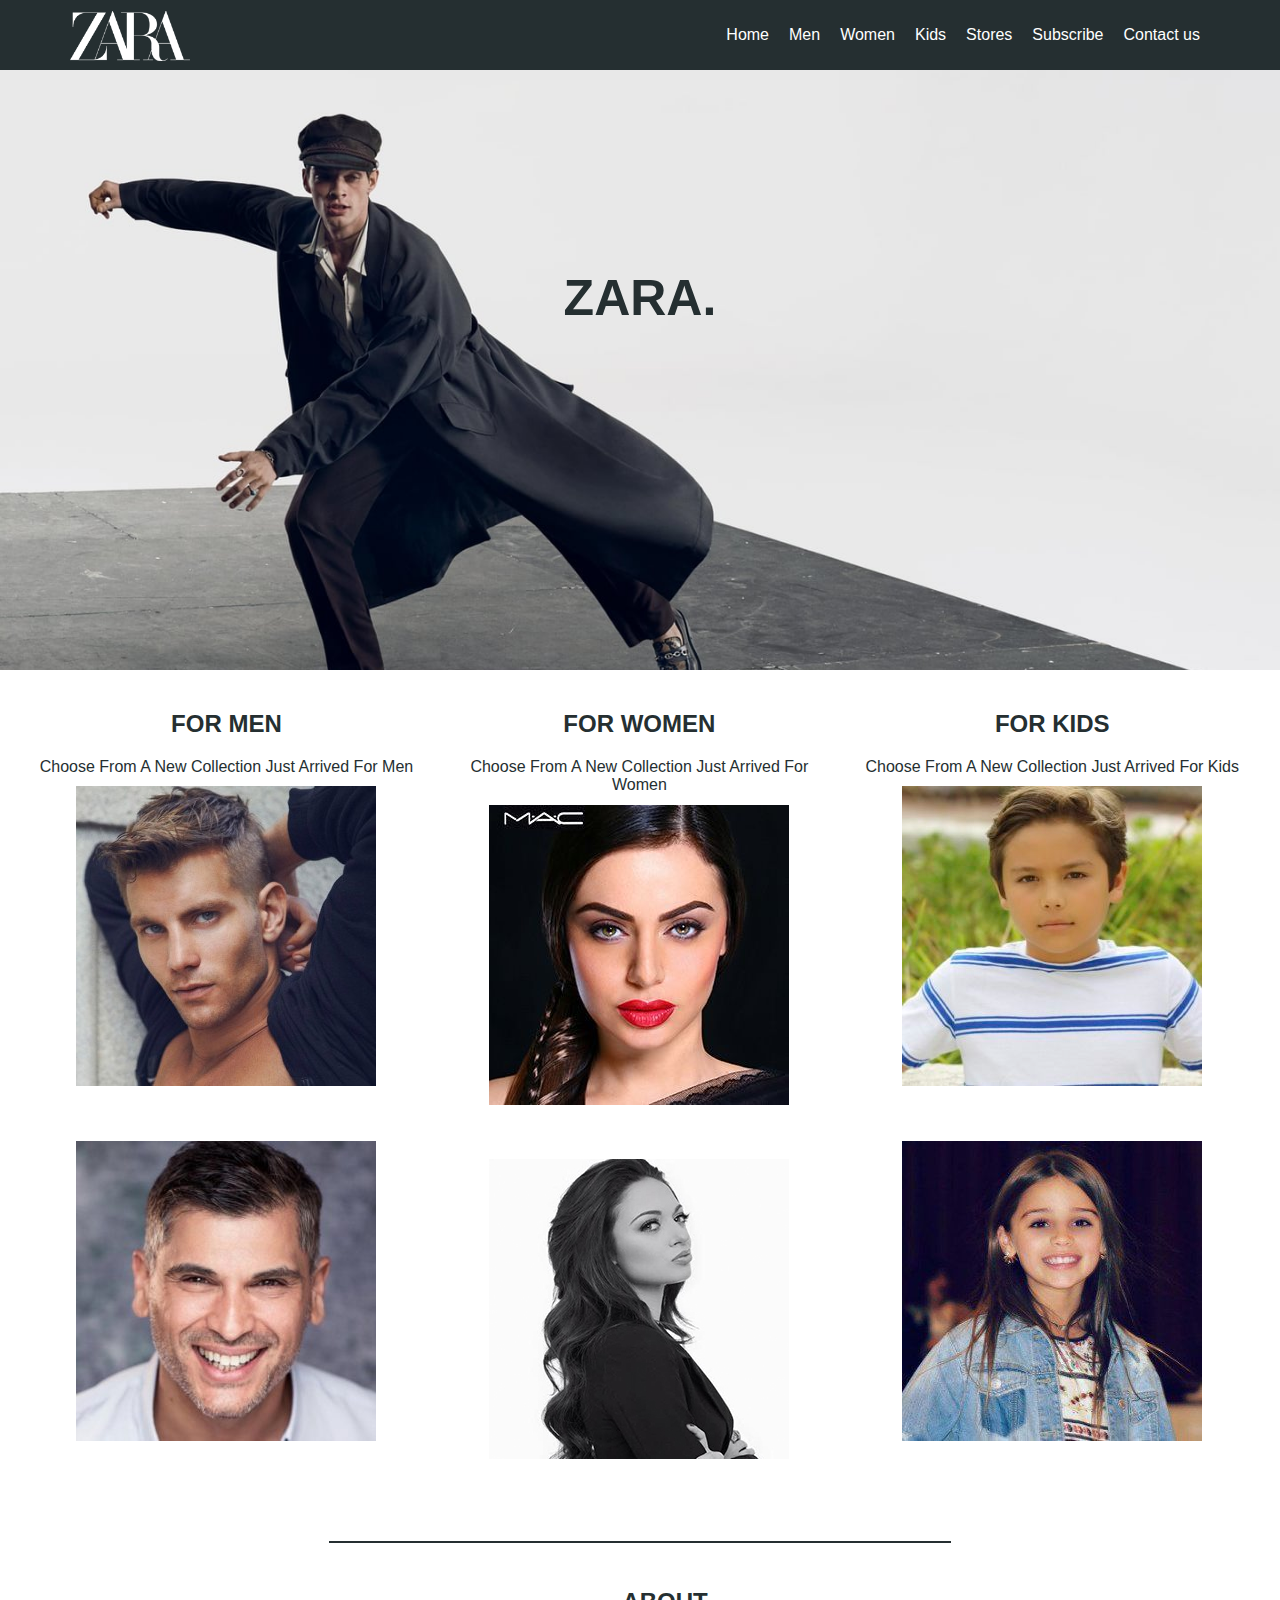
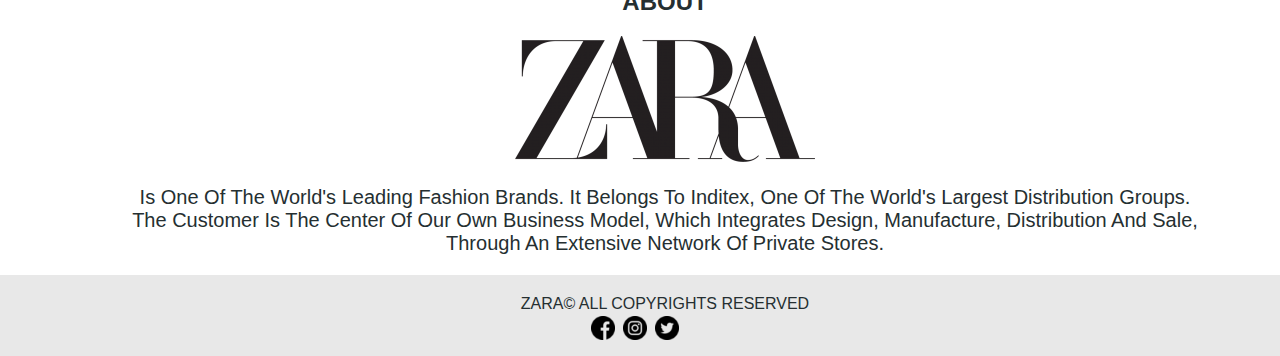
<file: index.html>
<!DOCTYPE html>
<html lang="en">

<head>
    <meta charset="utf-8">
    <meta name="viewpoint" content="width=device-width , initial-scale=1.0">
    <title>Zara&copy; Official</title>
    <link rel="stylesheet" href="css/normalize.css" />
    <link rel="stylesheet" href="css/style.css" />
    <meta name="viewport" content="width=device-widht, initial-scale=1.0">



</head>

<body>
    <!-- Header -->
    <div class="header">
        <div class="navbar">
            <div class="container">
                <div class="clearfix">
                    <a href="index.html"><img src="images/logo3.png"></a>
                    <ul>
                        <li><a class="active" href="index.html">Home</a></li>
                        <li><a class="active" href="men.html">Men</a></li>
                        <li><a class="active" href="women.html">Women</a></li>
                        <li><a class="active" href="kids.html">Kids</a></li>
                        <li><a class="active" href="stores.html">Stores</a></li>
                        <li><a class="active" href="subscribe.html">Subscribe</a></li>
                        <li><a class="active" href="contact.html">Contact us</a></li>
                    </ul>
                </div>
            </div>
        </div>
        <div class="slidermen">
            <div class="container">
                <div class="intro">
                    <h2><span>zara</span>.</h2>
                    <!--<button>Subscribe Now</button>-->
                </div>
            </div>
        </div>
    </div>
    <!-- EO Header -->

    <!-- classes -->
    <div class="classes">
        <div class="container">
            <div class="class">
                <a href="men.html">
                    <h2>for men</h2>
                </a>
                <p>choose from a new collection just arrived for men</p>
                <img src="images/Men/1.jpg">
                <img src="images/Men/2.jpg">


            </div>
            <div class="class">
                <a href="women.html">
                    <h2>for women</h2>
                </a>
                <p>choose from a new collection just arrived for women</p>
                <img src="images/Women/1.jpg">
                <img src="images/Women/2.jpg">

            </div>
            <div class="class">
                <a href="kids.html">
                    <h2>for kids</h2>
                </a>
                <p>choose from a new collection just arrived for kids</p>
                <img src="images/Kids/1.jpg">
                <img src="images/Kids/2.jpg">

            </div>
        </div>
    </div>

    <!-- EO classes-->

    <!-- About -->

    <div class="about">
        <div class="container">
            <hr>
            <div class="head">
                <h2>about</h2>
                <div class="logo">
                    <img src="images/logo1.png" alt="Zara Logo">
                    <div class="info">
                        <p>is one of the world's leading fashion brands. It belongs to Inditex, one of the world's largest distribution groups. The customer is the center of our own business model, which integrates design, manufacture, distribution and sale,
                            through an extensive network of private stores.</p>
                    </div>
                </div>


            </div>
        </div>
    </div>

    <!-- EO About-->

    <!-- Footer -->
    <div class="footer">
        <div class="container">
            <div class="text">
                <span>zara&copy; all copyrights reserved</span>
            </div>

            <div class="social">
                <ul>
                    <li>
                        <a href="https://www.facebook.com" target="_blank"><img src="images/social/facebook.png"></a>
                    </li>
                    <li>
                        <a href="https://www.instagram.com" target="_blank"><img src="images/social/instagram.png"></a>
                    </li>
                    <li>
                        <a href="https://www.twitter.com" target="_blank"><img src="images/social/twitter.png"></a>
                    </li>
                </ul>
            </div>

        </div>
    </div>
    <!-- EO Footer -->
</body>

</html>
</file>
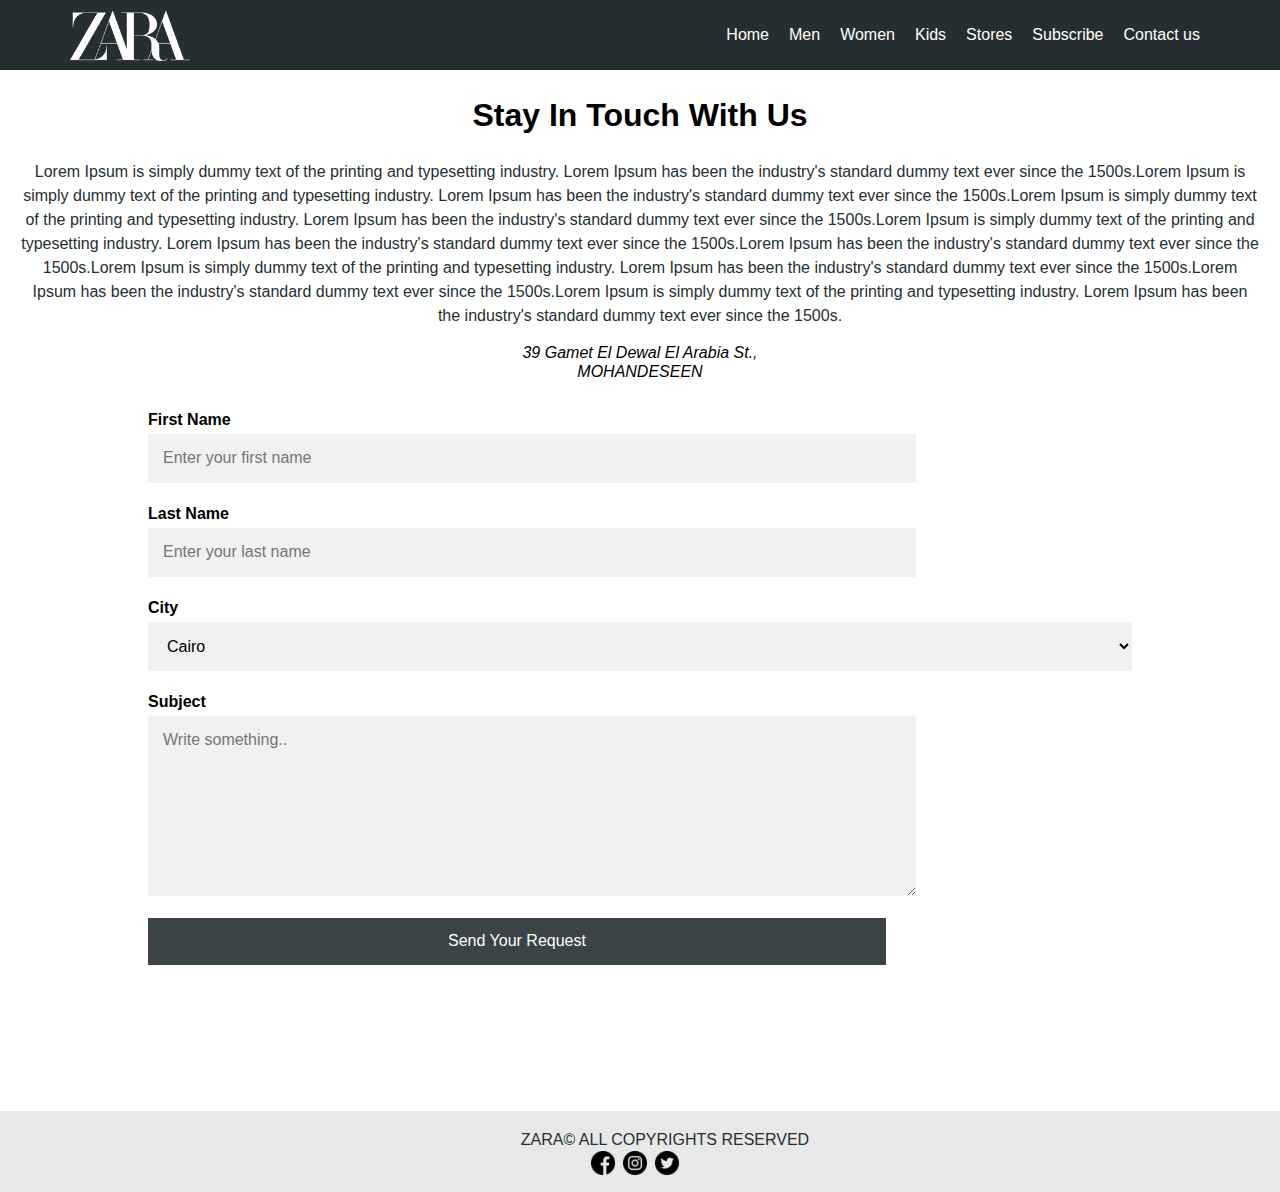
<file: contact.html>
<!DOCTYPE html>
<html lang="en">

<head>
    <meta charset="utf-8">
    <title>Zara&copy; Official - Contact us</title>
    <link rel="stylesheet" href="css/normalize.css" />
    <link rel="stylesheet" href="css/style.css" />
    <meta name="viewport" content="width=device-widht, initial-scale=1.0">

</head>

<body>
    <!-- Header -->
    <div class="header">
        <div class="navbar">
            <div class="container">
                <!-- <h2>Z<span>a</span>ra</h2>-->
                <a href="index.html"><img src="images/logo3.png"></a>
                <ul>
                    <li><a class="active" href="index.html">Home</a></li>
                    <li><a class="active" href="men.html">Men</a></li>
                    <li><a class="active" href="women.html">Women</a></li>
                    <li><a class="active" href="kids.html">Kids</a></li>
                    <li><a class="active" href="stores.html">Stores</a></li>
                    <li><a class="active" href="subscribe.html">Subscribe</a></li>
                    <li><a class="active" href="contact.html">Contact us</a></li>
                </ul>
            </div>
        </div>
    </div>
    <!-- EO Header -->

    <div class="contactuspage">
        <div class="container">
            <div class="header">
                <h2>Stay In Touch With Us</h2>
                <p>Lorem Ipsum is simply dummy text of the printing and typesetting industry. Lorem Ipsum has been the industry's standard dummy text ever since the 1500s.Lorem Ipsum is simply dummy text of the printing and typesetting industry. Lorem Ipsum
                    has been the industry's standard dummy text ever since the 1500s.Lorem Ipsum is simply dummy text of the printing and typesetting industry. Lorem Ipsum has been the industry's standard dummy text ever since the 1500s.Lorem Ipsum is
                    simply dummy text of the printing and typesetting industry. Lorem Ipsum has been the industry's standard dummy text ever since the 1500s.Lorem Ipsum has been the industry's standard dummy text ever since the 1500s.Lorem Ipsum is simply
                    dummy text of the printing and typesetting industry. Lorem Ipsum has been the industry's standard dummy text ever since the 1500s.Lorem Ipsum has been the industry's standard dummy text ever since the 1500s.Lorem Ipsum is simply dummy
                    text of the printing and typesetting industry. Lorem Ipsum has been the industry's standard dummy text ever since the 1500s.</p>
                <address>39 Gamet El Dewal El Arabia St.,<br>MOHANDESEEN</address>
            </div>
        </div>
        <div class="contactform">
            <div class="container">
                <form action="action_page.php" method="POST" target="_blank" onsubmit="return thankyou()">

                    <label for="fname">First Name</label>
                    <input type="text" id="fname" name="firstname" placeholder="Enter your first name " required>

                    <label for="lname">Last Name</label>
                    <input type="text" id="lname" name="lastname" placeholder="Enter your last name " required>

                    <label for="country">City</label>
                    <select id="country" name="country">
                        <option value="cairo">Cairo</option>
                        <option value="alex">Alexandria</option>
                        <option value="matrouh">Matrouh</option>
                        <option value="sinia">Sinia</option>
                        <option value="aswan">Aswan</option>
                        <option value="giza">Giza</option>
                        <option value="sharm_sheikh">Sharm El-Sheikh</option>
                        <option value="safaga">Safaga</option>
                        <option value="dahab">Dahab</option>
                        <option value="fayoum">Fayoum</option>
                        
                    </select>

                    <label for="subject">Subject</label>
                    <textarea id="subject" name="subject" placeholder="Write something.." style="height:150px" required></textarea>

                    <input type="submit"  value="Send Your Request">

                </form>
            </div>
        </div>
    </div>



    <!-- Footer -->
    <div class="footer">
        <div class="container">
            <div class="text">
                <span>zara&copy; all copyrights reserved</span>
            </div>
            <div class="social">
                <ul>
                    <li>
                        <a href="https://www.facebook.com" target="_blank"><img src="images/social/facebook.png"></a>
                    </li>
                    <li>
                        <a href="https://www.instagram.com" target="_blank"><img src="images/social/instagram.png"></a>
                    </li>
                    <li>
                        <a href="https://www.twitter.com" target="_blank"><img src="images/social/twitter.png"></a>
                    </li>
                </ul>
            </div>
        </div>
    </div>
    <!-- EO Footer -->
    <script>
        function thankyou(){
            alert('thank you');
            window.location.href = 'contact.html';
        }
    </script>
</body>

</html>
</file>
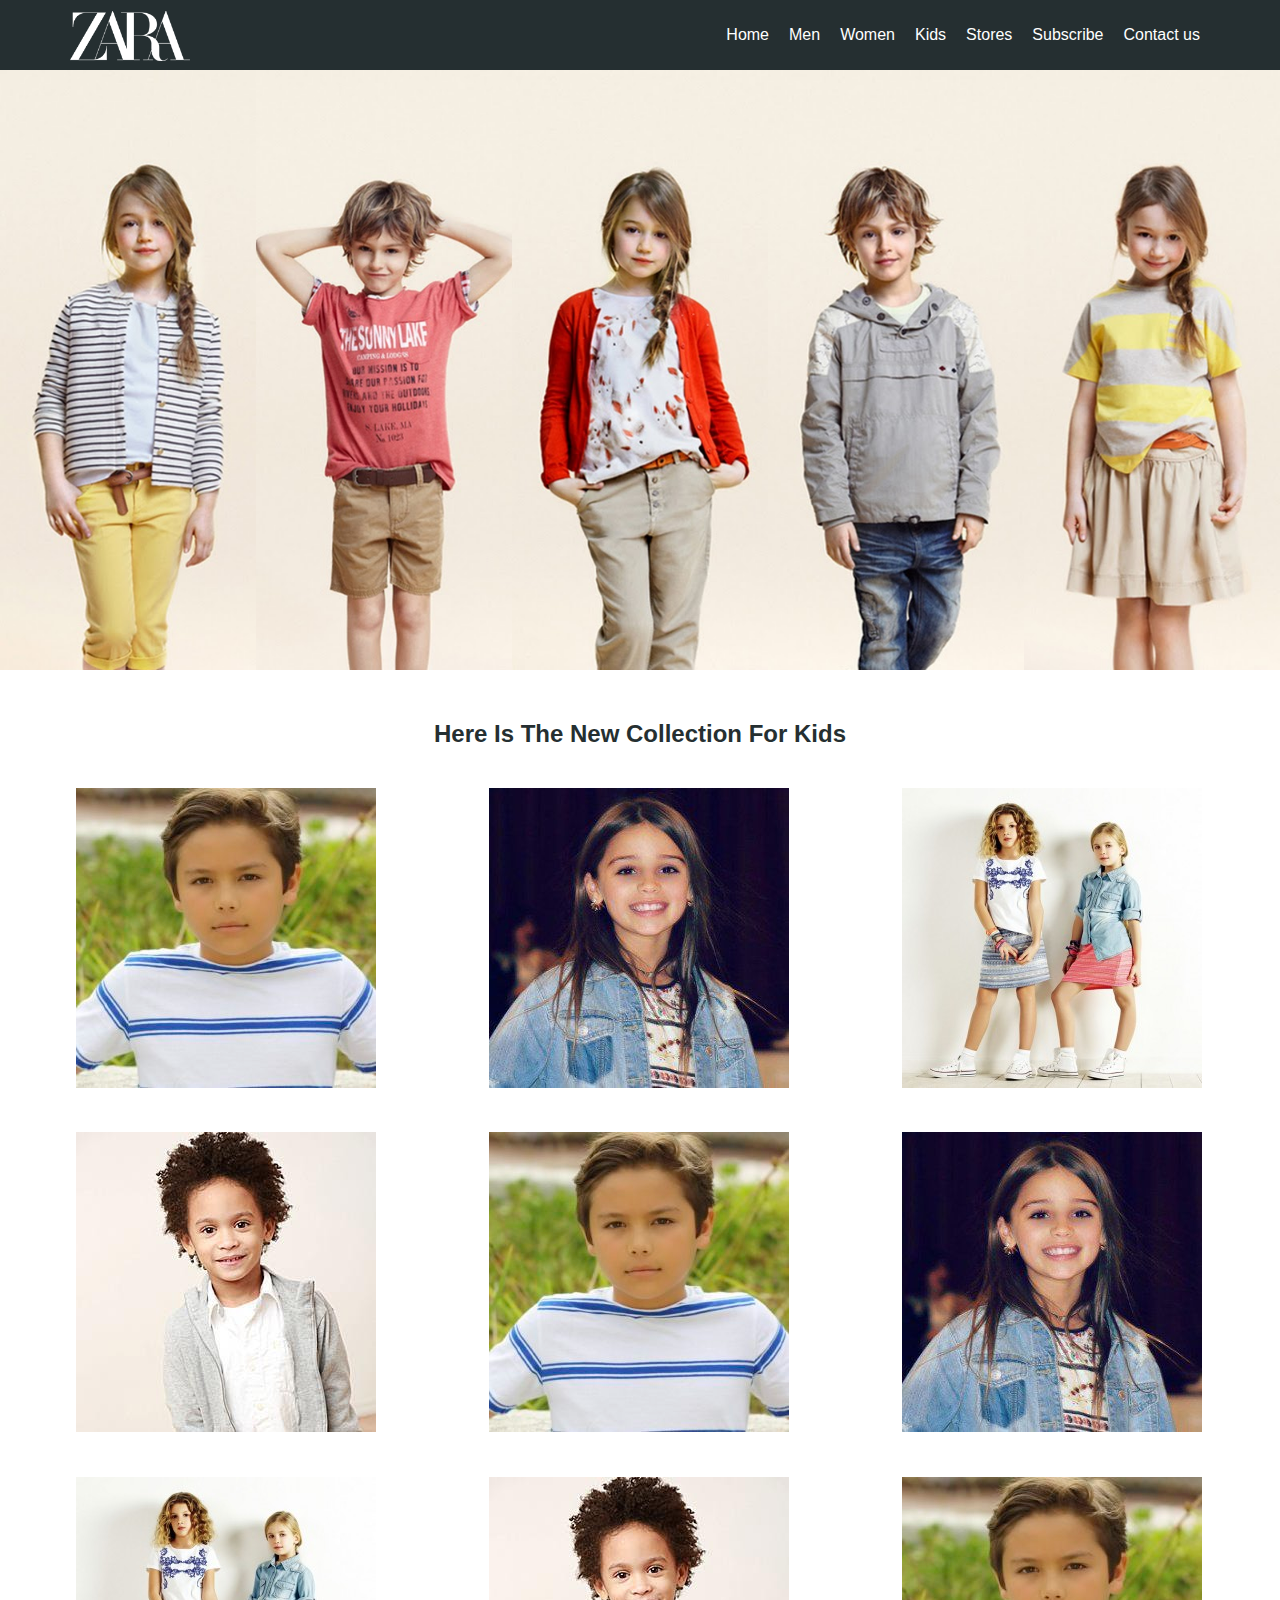
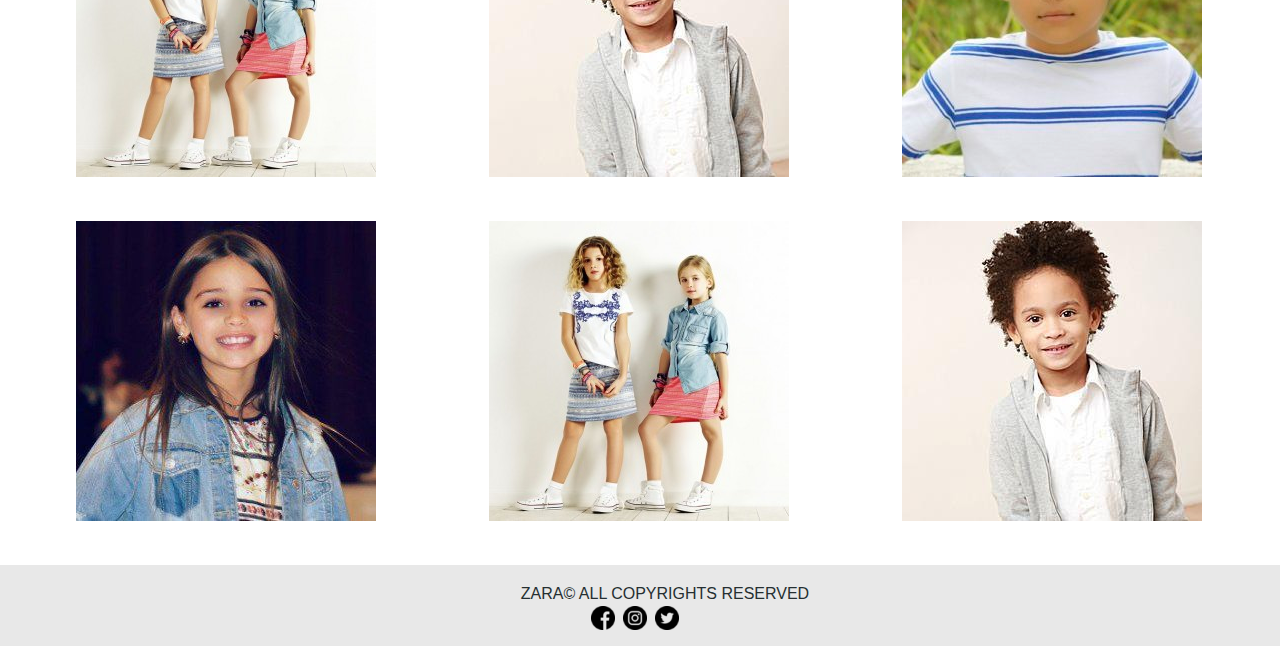
<file: kids.html>
<!DOCTYPE html>
<html lang="en">

<head>
    <meta charset="utf-8">
    <title>Zara&copy; Official - Kids</title>
    <link rel="stylesheet" href="css/normalize.css" />
    <link rel="stylesheet" href="css/style.css" />
    <meta name="viewport" content="width=device-widht, initial-scale=1.0">

</head>

<body>
    <!-- Header -->
    <div class="header">
        <div class="navbar">
            <div class="container">
                <!-- <h2>Z<span>a</span>ra</h2>-->
                <a href="index.html"><img src="images/logo3.png"></a>
                <ul>
                    <li><a class="active" href="index.html">Home</a></li>
                    <li><a class="active" href="men.html">Men</a></li>
                    <li><a class="active" href="women.html">Women</a></li>
                    <li><a class="active" href="kids.html">Kids</a></li>
                    <li><a class="active" href="stores.html">Stores</a></li>
                    <li><a class="active" href="subscribe.html">Subscribe</a></li>
                    <li><a class="active" href="contact.html">Contact us</a></li>
                </ul>
            </div>
        </div>
        <div class="sliderkids">
            <div class="container">
                <!--   <div class="intro">
                    <h2>Zara Men</h2>
                </div>   Header   -->
            </div>
        </div>
    </div>
    <!-- EO Header -->

    <div class="collection">
        <div class="container">
            <div class="pageheader">
                <h2>Here is the new collection for kids</h2>
            </div>
            <div class="bigphoto">
                <div class="pic"><img src=" images/Kids/1.jpg " alt="kid model "></div>
                <div class="pic"><img src="images/Kids/2.jpg" alt="kid model"></div>
                <div class="pic"><img src=" images/Kids/3.jpg " alt="kid model "></div>
                <div class="pic"><img src="images/Kids/4.jpg" alt="kid model"></div>
                <div class="pic"><img src=" images/Kids/1.jpg " alt="kid model "></div>
                <div class="pic"><img src="images/Kids/2.jpg" alt="kid model"></div>
                <div class="pic"><img src=" images/Kids/3.jpg " alt="kid model "></div>
                <div class="pic"><img src="images/Kids/4.jpg" alt="kid model"></div>
                <div class="pic"><img src=" images/Kids/1.jpg " alt="kid model "></div>
                <div class="pic"><img src="images/Kids/2.jpg" alt="kid model"></div>
                <div class="pic"><img src=" images/Kids/3.jpg " alt="kid model "></div>
                <div class="pic"><img src="images/Kids/4.jpg" alt="kid model"></div>


            </div>
        </div>
    </div>


    <!-- Footer -->
    <div class="footer">
        <div class="container">
            <div class="text">
                <span>zara&copy; all copyrights reserved</span>
            </div>
            <div class="social">
                <ul>
                    <li>
                        <a href="https://www.facebook.com" target="_blank"><img src="images/social/facebook.png"></a>
                    </li>
                    <li>
                        <a href="https://www.instagram.com" target="_blank"><img src="images/social/instagram.png"></a>
                    </li>
                    <li>
                        <a href="https://www.twitter.com" target="_blank"><img src="images/social/twitter.png"></a>
                    </li>
                </ul>
            </div>
        </div>
    </div>
    <!-- EO Footer -->
</body>

</html>
</file>
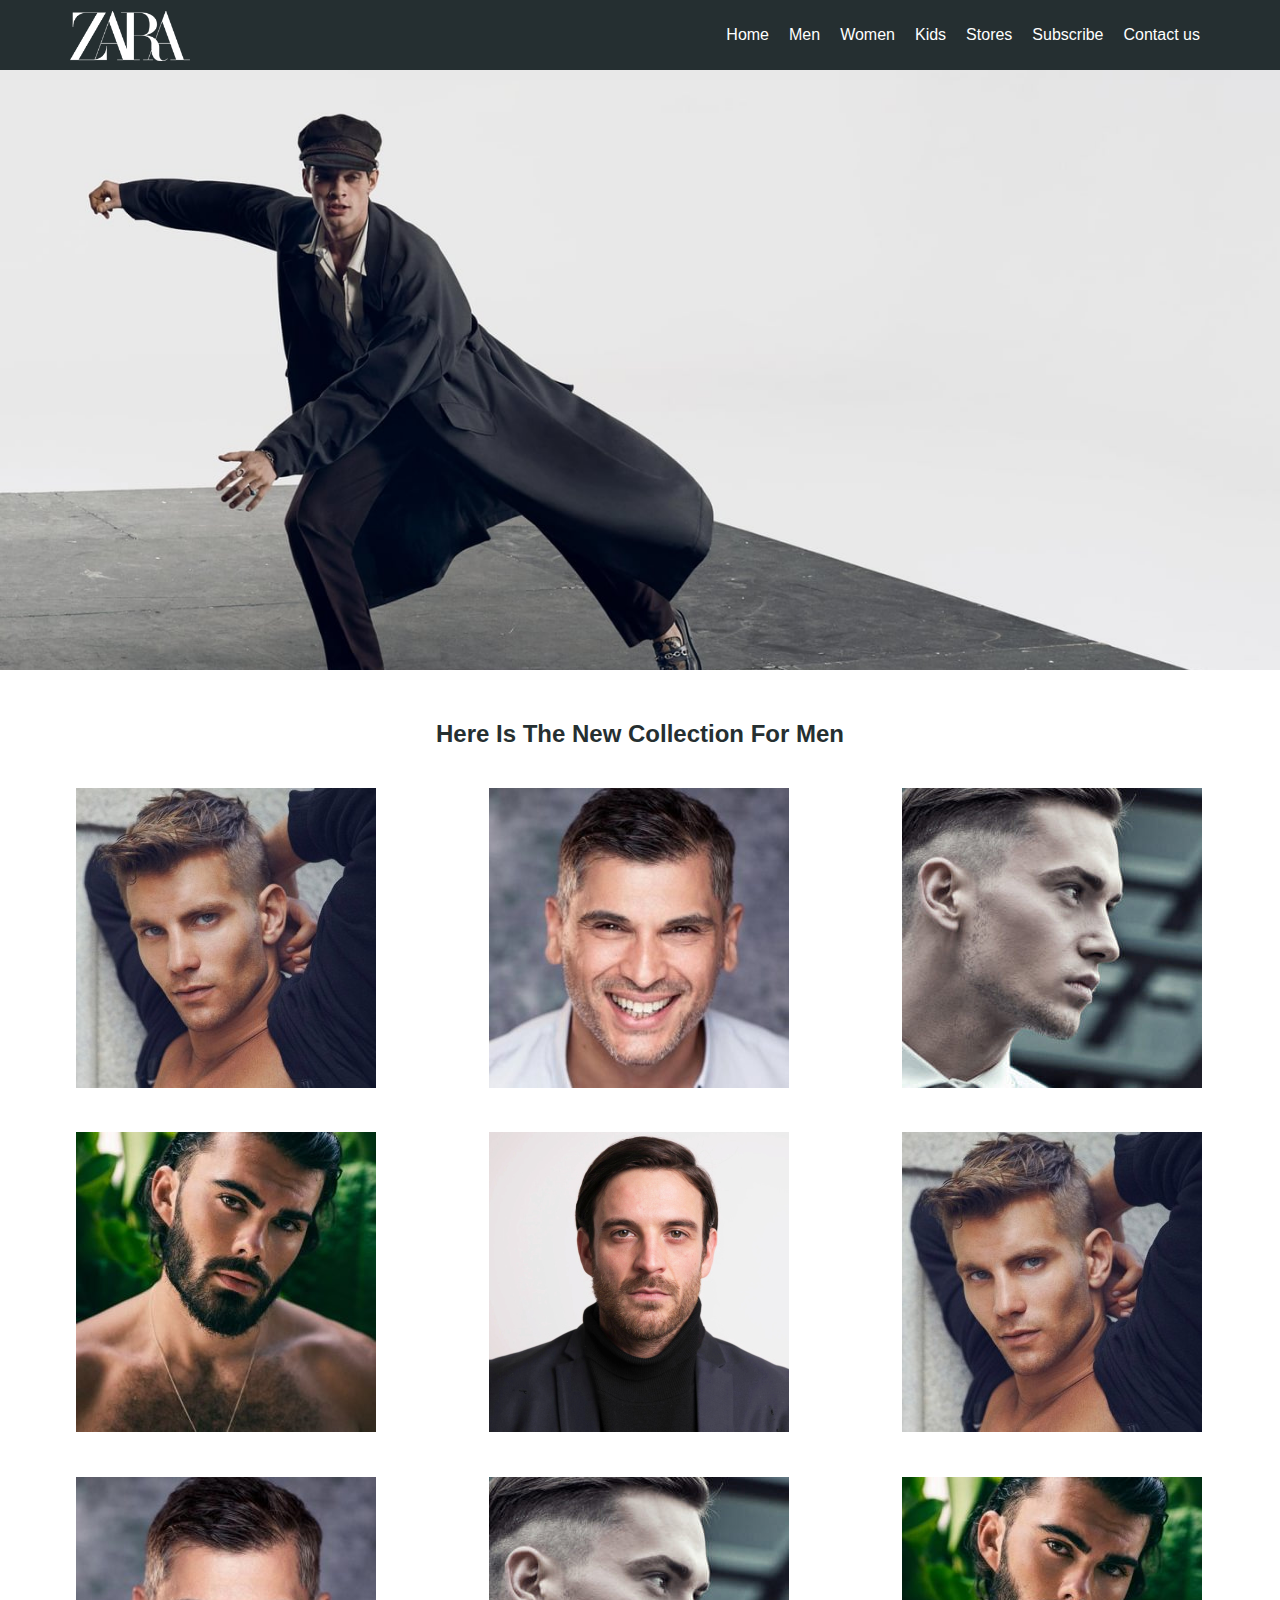
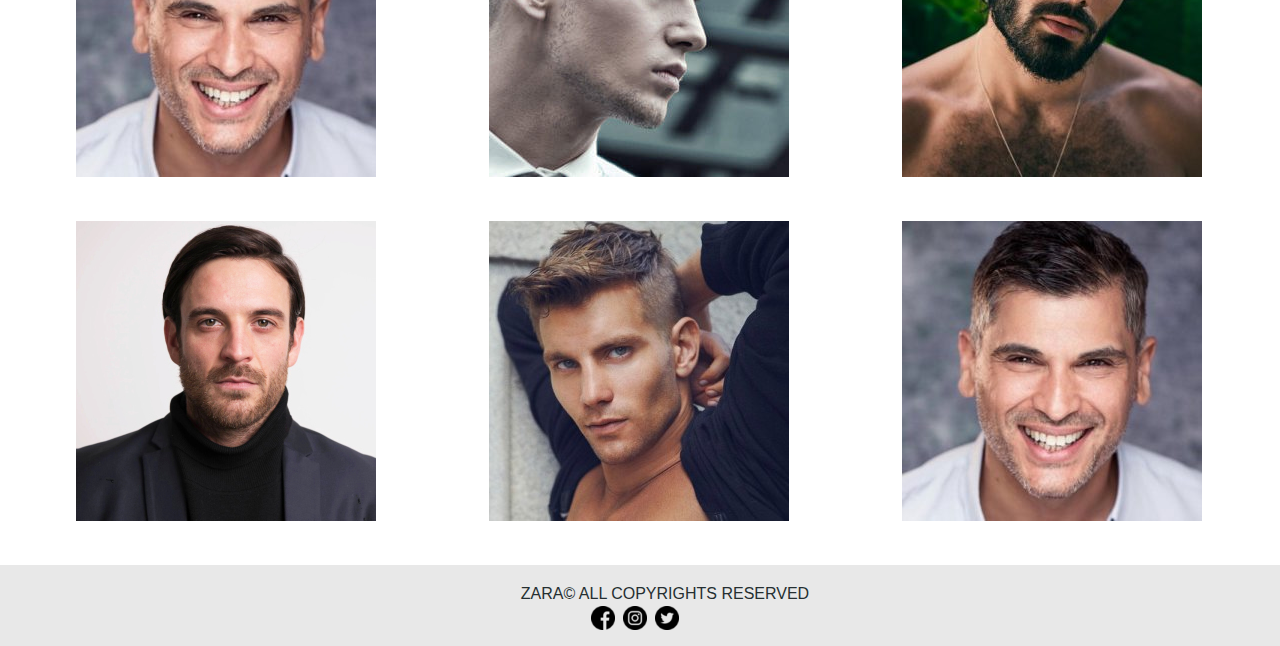
<file: men.html>
<!DOCTYPE html>
<html lang="en">

<head>
    <meta charset="utf-8">
    <title>Zara&copy; Official - Men</title>
    <link rel="stylesheet" href="css/normalize.css" />
    <link rel="stylesheet" href="css/style.css" />
    <meta name="viewport" content="width=device-widht, initial-scale=1.0">

</head>

<body>
    <!-- Header -->
    <div class="header">
        <div class="navbar">
            <div class="container">
                <!-- <h2>Z<span>a</span>ra</h2>-->
                <a href="index.html"><img src="images/logo3.png"></a>
                <ul>
                    <li><a class="active" href="index.html">Home</a></li>
                    <li><a class="active" href="men.html">Men</a></li>
                    <li><a class="active" href="women.html">Women</a></li>
                    <li><a class="active" href="kids.html">Kids</a></li>
                    <li><a class="active" href="stores.html">Stores</a></li>
                    <li><a class="active" href="subscribe.html">Subscribe</a></li>
                    <li><a class="active" href="contact.html">Contact us</a></li>
                </ul>
            </div>
        </div>
        <div class="slidermen">
            <div class="container">
                <!--   <div class="intro">
                    <h2>Zara Men</h2>
                </div>   Header   -->
            </div>
        </div>
    </div>
    <!-- EO Header -->
    <div class="collection">
        <div class="container">
            <div class="pageheader">
                <h2>Here is the new collection for men</h2>
            </div>
            <div class="bigphoto">
                <div class="pic"><img src="images/Men/1.jpg" alt="Model"></div>
                <div class="pic"><img src=" images/Men/2.jpg " alt="Model "></div>
                <div class="pic"><img src=" images/Men/3.jpg " alt="Model "></div>
                <div class="pic"><img src=" images/Men/4.jpg " alt="Model "></div>
                <div class="pic"><img src=" images/Men/5.jpg " alt="Model "></div>
                <div class="pic"><img src=" images/Men/1.jpg " alt="Model "></div>
                <div class="pic"><img src=" images/Men/2.jpg " alt="Model "></div>
                <div class="pic"><img src=" images/Men/3.jpg " alt="Model "></div>
                <div class="pic"><img src=" images/Men/4.jpg " alt="Model "></div>
                <div class="pic"><img src=" images/Men/5.jpg " alt="Model "></div>
                <div class="pic"><img src=" images/Men/1.jpg " alt="Model "></div>
                <div class="pic"><img src=" images/Men/2.jpg " alt="Model "></div>


            </div>
        </div>
    </div>






    <!-- Footer -->
    <div class="footer ">
        <div class="container ">
            <div class="text ">
                <span>zara&copy; all copyrights reserved</span>
            </div>
            <div class="social ">
                <ul>
                    <li>
                        <a href="https://www.facebook.com " target="_blank "><img src="images/social/facebook.png "></a>
                    </li>
                    <li>
                        <a href="https://www.instagram.com " target="_blank "><img src="images/social/instagram.png "></a>
                    </li>
                    <li>
                        <a href="https://www.twitter.com " target="_blank "><img src="images/social/twitter.png "></a>
                    </li>
                </ul>
            </div>
        </div>
    </div>
    <!-- EO Footer -->
</body>

</html>
</file>
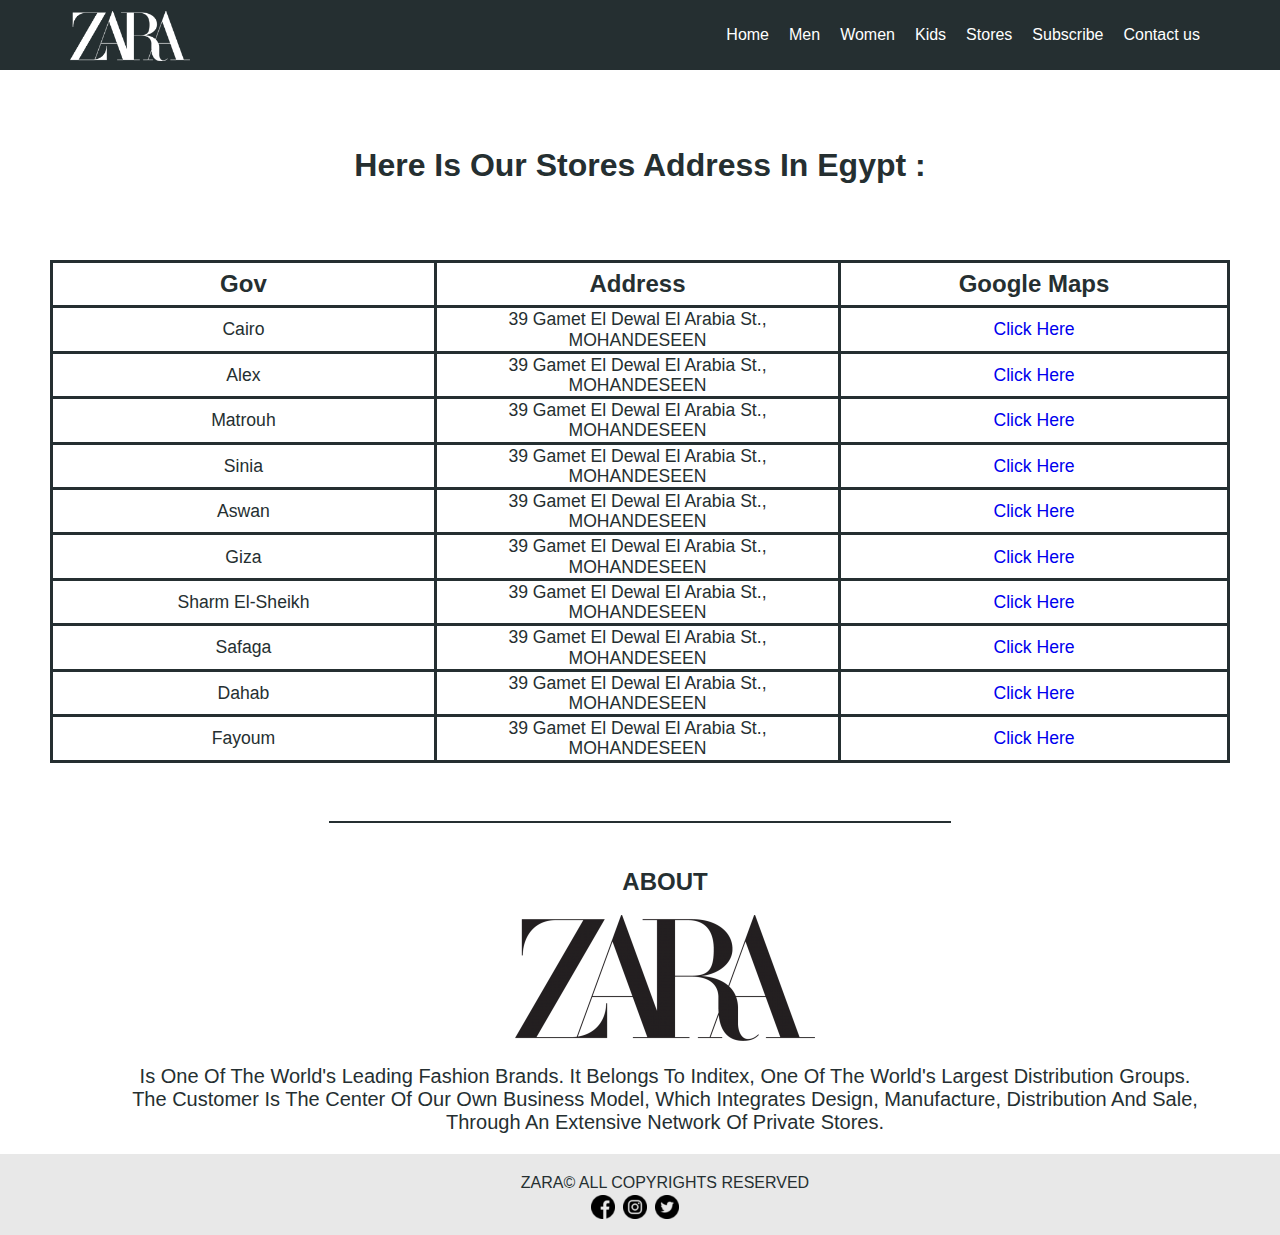
<file: stores.html>
<!DOCTYPE html>
<html lang="en">

<head>
    <meta charset="utf-8">
    <title>Zara&copy; Official - Stores</title>
    <link rel="stylesheet" href="css/normalize.css" />
    <link rel="stylesheet" href="css/style.css" />
    <meta name="viewport" content="width=device-widht, initial-scale=1.0">

</head>

<body>
    <!-- Header -->
    <div class="header">
        <div class="navbar">
            <div class="container">
                <!-- <h2>Z<span>a</span>ra</h2>-->
                <a href="index.html"><img src="images/logo3.png"></a>
                <ul>
                    <li><a class="active" href="index.html">Home</a></li>
                    <li><a class="active" href="men.html">Men</a></li>
                    <li><a class="active" href="women.html">Women</a></li>
                    <li><a class="active" href="kids.html">Kids</a></li>
                    <li><a class="active" href="stores.html">Stores</a></li>
                    <li><a class="active" href="subscribe.html">Subscribe</a></li>
                    <li><a class="active" href="contact.html">Contact us</a></li>
                </ul>
            </div>
        </div>
    </div>
    <!-- EO Header -->
    <div class="storeheader">
        <h2>here is our stores address in Egypt : </h2>
    </div>
    <div class="table">
        <table style="width:100%">
            <tr>
                <th>Gov</th>
                <th>Address</th>
                <th>Google Maps</th>
            </tr>
            <tr>
                <td>Cairo</td>
                <td>39 Gamet El Dewal El Arabia St., MOHANDESEEN</td>
                <td><a href="#">Click Here</td>
            </tr>
            <tr>
                <td>Alex</td>
                <td>39 Gamet El Dewal El Arabia St., MOHANDESEEN</td>
                <td><a href="#">Click Here</td>
            </tr>
            <tr>
                <td>Matrouh</td>
                <td>39 Gamet El Dewal El Arabia St., MOHANDESEEN</td>
                <td><a href="#">Click Here</td>
            </tr>            <tr>
                <td>Sinia</td>
                <td>39 Gamet El Dewal El Arabia St., MOHANDESEEN</td>
                <td><a href="#">Click Here</td>
            </tr>            <tr>
                <td>Aswan</td>
                <td>39 Gamet El Dewal El Arabia St., MOHANDESEEN</td>
                <td><a href="#">Click Here</td>
            </tr>            <tr>
                <td>Giza</td>
                <td>39 Gamet El Dewal El Arabia St., MOHANDESEEN</td>
                <td><a href="#">Click Here</td>
            </tr>            <tr>
                <td>Sharm El-Sheikh</td>
                <td>39 Gamet El Dewal El Arabia St., MOHANDESEEN</td>
                <td><a href="#">Click Here</td>
            </tr>            <tr>
                <td>Safaga</td>
                <td>39 Gamet El Dewal El Arabia St., MOHANDESEEN</td>
                <td><a href="#">Click Here</td>
            </tr>            <tr>
                <td>Dahab</td>
                <td>39 Gamet El Dewal El Arabia St., MOHANDESEEN</td>
                <td><a href="#">Click Here</td>
            </tr>            <tr>
                <td>Fayoum</td>
                <td>39 Gamet El Dewal El Arabia St., MOHANDESEEN</td>
                <td><a href="#">Click Here</td>
            </tr>
        </table>
    </div>

    <div class="about">
        <div class="container">
            <hr>
            <div class="head">
                <h2>about</h2>
                <div class="logo">
                    <img src="images/logo1.png" alt="Zara Logo">
                    <div class="info">
                        <p>is one of the world's leading fashion brands. It belongs to Inditex, one of the world's largest distribution groups. The customer is the center of our own business model, which integrates design, manufacture, distribution and sale,
                            through an extensive network of private stores.</p>
                    </div>
                </div>


            </div>
        </div>
    </div>




    <!-- Footer -->
    <div class="footer ">
        <div class="container ">
            <div class="text ">
                <span>zara&copy; all copyrights reserved</span>
            </div>
            <div class="social ">
                <ul>
                    <li>
                        <a href="https://www.facebook.com " target="_blank "><img src="images/social/facebook.png "></a>
                    </li>
                    <li>
                        <a href="https://www.instagram.com " target="_blank "><img src="images/social/instagram.png "></a>
                    </li>
                    <li>
                        <a href="https://www.twitter.com " target="_blank "><img src="images/social/twitter.png "></a>
                    </li>
                    </ul>
    </div>
    </div>
    </div>
    <!-- EO Footer -->
</body>

</html>
</file>
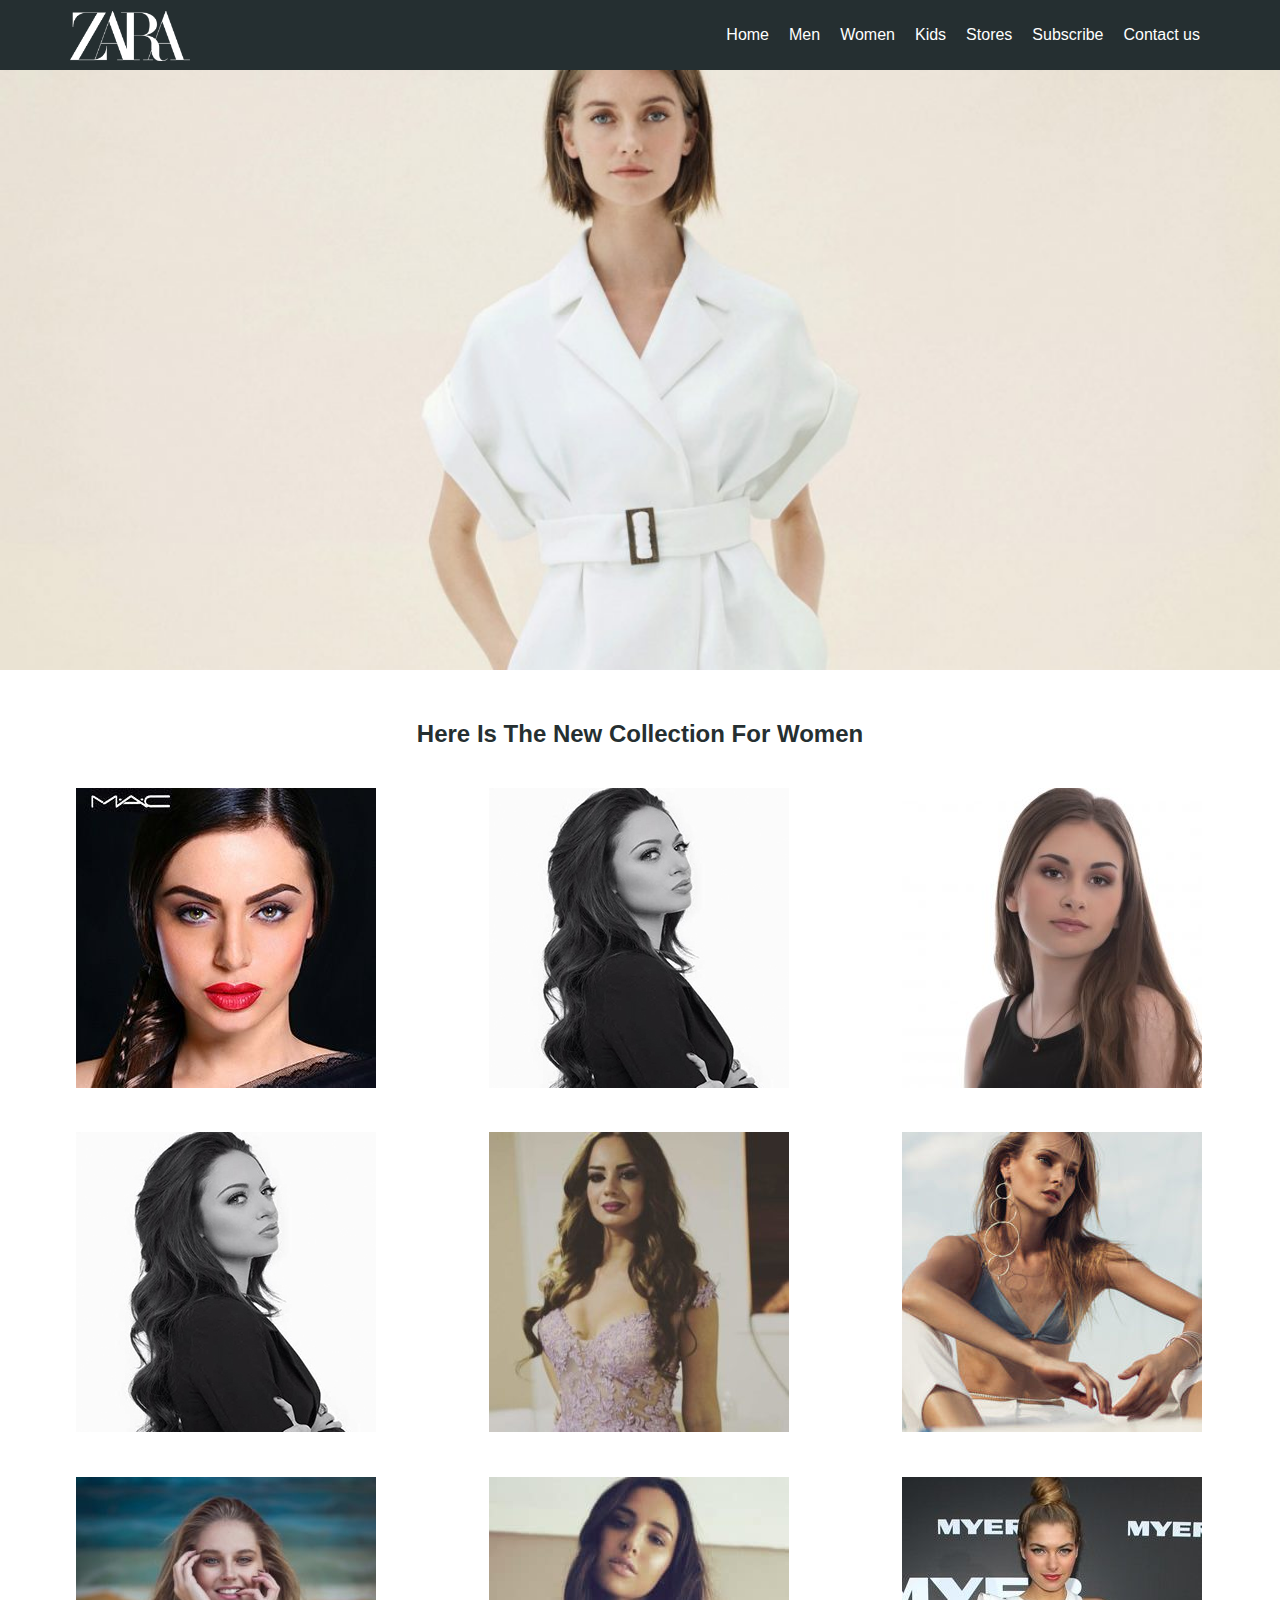
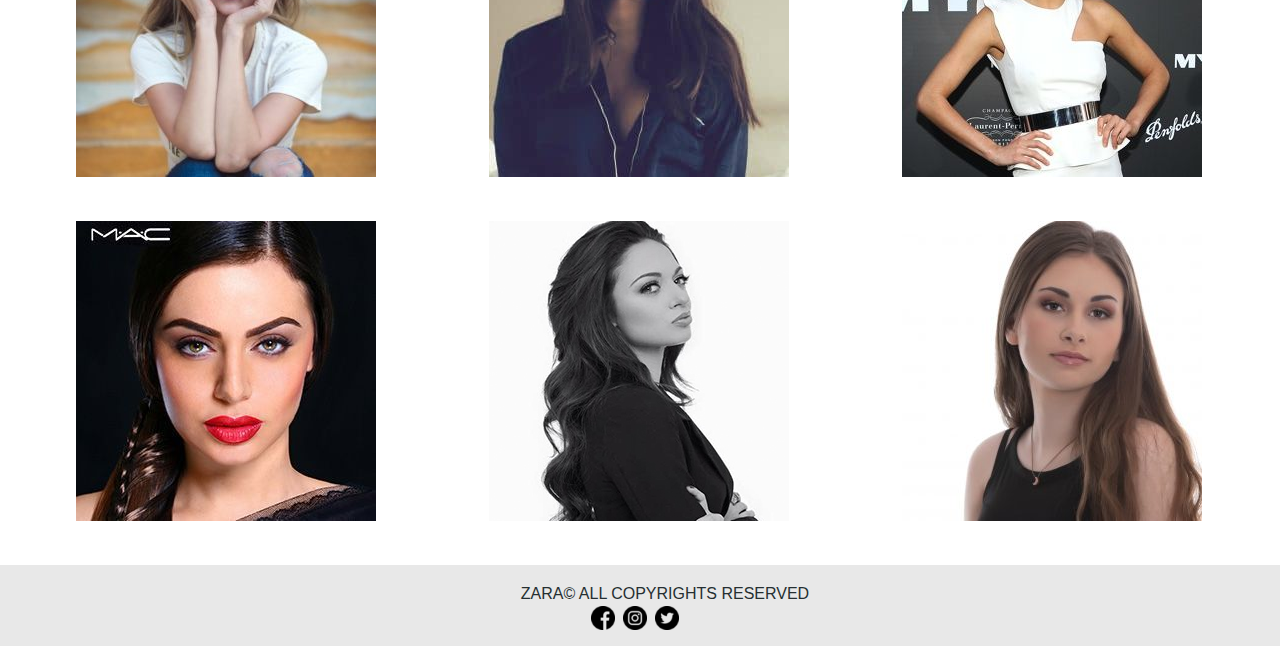
<file: women.html>
<!DOCTYPE html>
<html lang="en">

<head>
    <meta charset="utf-8">
    <title>Zara&copy; Official - Women</title>
    <link rel="stylesheet" href="css/normalize.css" />
    <link rel="stylesheet" href="css/style.css" />
    <meta name="viewport" content="width=device-widht, initial-scale=1.0">

</head>

<body>
    <!-- Header -->
    <div class="header">
        <div class="navbar">
            <div class="container">
                <!-- <h2>Z<span>a</span>ra</h2>-->
                <a href="index.html"><img src="images/logo3.png"></a>
                <ul>
                    <li><a class="active" href="index.html">Home</a></li>
                    <li><a class="active" href="men.html">Men</a></li>
                    <li><a class="active" href="women.html">Women</a></li>
                    <li><a class="active" href="kids.html">Kids</a></li>
                    <li><a class="active" href="stores.html">Stores</a></li>
                    <li><a class="active" href="subscribe.html">Subscribe</a></li>
                    <li><a class="active" href="contact.html">Contact us</a></li>
                </ul>
            </div>
        </div>
        <div class="sliderwomen">
            <div class="container">
                <!--   <div class="intro">
                    <h2>Zara Men</h2>
                </div>   Header   -->
            </div>
        </div>
    </div>
    <!-- EO Header -->

    <div class="collection">
        <div class="container">
            <div class="pageheader">
                <h2>Here is the new collection for women</h2>
            </div>
            <div class="bigphoto">
                <div class="pic"><img src="images/Women/1.jpg"></div>
                <div class="pic"><img src="images/Women/2.jpg"></div>
                <div class="pic"><img src="images/Women/3.jpg"></div>
                <div class="pic"><img src="images/Women/4.jpg"></div>
                <div class="pic"><img src="images/Women/5.jpg"></div>
                <div class="pic"><img src="images/Women/6.jpg"></div>
                <div class="pic"><img src="images/Women/7.jpg"></div>
                <div class="pic"><img src="images/Women/8.jpg"></div>
                <div class="pic"><img src="images/Women/9.jpg"></div>
                <div class="pic"><img src="images/Women/1.jpg"></div>
                <div class="pic"><img src="images/Women/2.jpg"></div>
                <div class="pic"><img src="images/Women/3.jpg"></div>




            </div>
        </div>
    </div>

    <!-- Footer -->
    <div class="footer">
        <div class="container">
            <div class="text">
                <span>zara&copy; all copyrights reserved</span>
            </div>
            <div class="social">
                <ul>
                    <li>
                        <a href="https://www.facebook.com" target="_blank"><img src="images/social/facebook.png"></a>
                    </li>
                    <li>
                        <a href="https://www.instagram.com" target="_blank"><img src="images/social/instagram.png"></a>
                    </li>
                    <li>
                        <a href="https://www.twitter.com" target="_blank"><img src="images/social/twitter.png"></a>
                    </li>
                </ul>
            </div>
        </div>
    </div>
    <!-- EO Footer -->
</body>

</html>
</file>
<file: css/style.css>
.container {
        margin: auto;
        overflow: hidden;
        padding: 0 20px 0 20px
    }
    
    hr {
        border: 1px solid #252f31;
        margin-bottom: 25px;
        width: 50%;
    }
    /* Body */
    
    body {
        font-family: sans-serif;
        margin: 0;
    }
    /* EO Body */
    /* Header */
    
    .header {
        overflow: hidden;
    }
    
    .clearfix {
        overflow: hidden;
    }
    
    .navbar {
        overflow: hidden;
        padding-top: 0;
        padding-left: 50px;
        padding-right: 50px;
        background-color: #252f31;
        color: #fff
    }
    
    .header .navbar img {
        float: left;
        text-align: center;
        width: 120px;
        padding-top: 6px;
    }
    
    .header .navbar ul {
        list-style: none;
        float: right;
        padding: 0;
        text-align: center
    }
    
    .header .navbar ul li {
        float: left;
        padding: 10px
    }
    
    .header .navbar ul li a {
        color: #fff;
        text-decoration: none
    }
    
    .header .navbar ul li a:active {
        color: #888;
    }
    
    .header .navbar ul li a:hover {
        color: #888;
    }
    
    .header .slidermen {
        background-image: url(../images/men.jpg);
        background-size: cover;
        height: 600px;
    }
    
    .header .slidermen .intro {
        padding-top: 200px;
        text-align: center;
        color: #252f31
    }
    
    .header .slidermen .intro h2 {
        font-size: 50px;
        text-transform: capitalize;
        margin: 0 auto;
        width: 500px
    }
    
    .header .slidermen .intro h2 span {
        text-transform: uppercase;
    }
    
    @media screen and (max-width:800px) {
        .navbar img {
            display: none;
        }
    }
    /* women*/
    
    .header .sliderwomen {
        background-image: url(../images/women.jpg);
        background-size: cover;
        height: 600px;
    }
    
    .header .sliderwomen .intro {
        padding-top: 200px;
        text-align: center;
        color: #252f31
    }
    
    .header .sliderwomen .intro h2 {
        font-size: 50px;
        text-transform: capitalize;
        margin: 0 auto;
        width: 500px
    }
    
    .header .sliderwomen .intro h2 span {
        text-transform: uppercase
    }
    /* kiddddddddddds slider */
    
    .header .sliderkids {
        background-image: url(../images/kids1.jpg);
        background-size: cover;
        height: 600px;
    }
    
    .header .sliderkids .intro {
        padding-top: 200px;
        text-align: center;
        color: #252f31
    }
    
    .header .sliderkids .intro h2 {
        font-size: 50px;
        text-transform: capitalize;
        margin: 0 auto;
        width: 500px
    }
    
    .header .sliderkids .intro h2 span {
        text-transform: uppercase
    }
    /* EO Header */
    /* classes */
    
    .classes {
        padding-top: 20px;
        padding-bottom: 20px;
        overflow: hidden;
    }
    
    .class {
        float: left;
        width: 33.3%;
        height: auto;
        text-align: center;
        color: #252f31;
        display: inline-block;
    }
    
    .classes .class img {
        margin: 0 50px 50px 50px;
    }
    
    .classes .class h2 {
        text-transform: uppercase
    }
    
    .classes .class a {
        color: #252f31;
        text-decoration: none;
    }
    
    .classes .class a:hover {
        color: #888;
        text-decoration: none;
    }
    
    .classes .class p {
        text-transform: capitalize;
        margin: 10px
    }
    
    @media screen and (max-width:1000px) {
        .class {
            width: 100%;
        }
        hr {
            width: 100%;
        }
    }
    /* EO classes */
    /* about */
    
    .about {
        overflow: hidden;
    }
    
    .about .container .head {
        text-align: center;
        text-transform: uppercase;
        color: #252f31;
        float: left;
        padding-left: 50px;
    }
    
    .about .container .info p {
        float: right;
        text-align: center;
        font-size: 20px;
        text-transform: capitalize;
        padding-right: 50px;
        padding-left: 50px;
    }
    
    .about .container .head .logo .info {
        float: right;
    }
    /* EO About */
    /* footer */
    
    .footer {
        text-align: center;
        background: #e8e8e8;
        color: #252f31;
        text-transform: capitalize;
        padding: 10px;
        overflow: hidden;
    }
    
    .footer span {
        text-transform: uppercase;
        color: #252f31;
        margin-top: 10px;
        padding-left: 50px;
        display: inline-block;
    }
    
    .footer .container .social ul {
        list-style: none;
        margin: 0;
        padding-right: 50px;
    }
    
    .footer .container .social ul li {
        display: inline-block;
        margin: 2px;
    }
    
    .footer .container .social ul li img {
        width: 24px
    }
    
    @media screen and (max-width:900px) {
        .class {
            width: 100%;
            display: block;
        }
        .social {
            text-align: center;
            display: block;
            width: 100%;
        }
    }
    /* EO Footer */
    /* Page Men */
    
    .collection {
        padding-top: 30px;
    }
    
    .collection .container .pageheader h2 {
        text-align: center;
        text-transform: capitalize;
        text-decoration: solid;
        color: #252f31;
    }
    
    .collection .container .bigphoto {
        text-align: center;
        padding-top: 20px;
    }
    
    .pic {
        float: left;
        display: inline-block;
        width: 33.3%;
        margin-bottom: 40px;
    }
    
    .storeheader h2 {
        padding-top: 50px;
        font-size: 200%;
        text-align: center;
        text-transform: capitalize;
        color: #252f31;
    }
    
    @media screen and (max-width:1000px) {
        .pic {
            width: 50%;
        }
    }
    
    @media screen and (max-width:700px) {
        .pic {
            width: 100%;
        }
    }
    
    table,
    th,
    td {
        border: 3px solid #252f31;
        border-collapse: collapse;
        color: #252f31;
    }
    
    .table {
        text-align: center;
        padding: 50px;
    }
    
    .table tr th {
        height: 40px;
        width: 500px;
        font-size: 150%;
    }
    
    .table tr td {
        height: 30px;
        font-size: 110%;
    }
    
    .table tr td a {
        text-decoration: none;
    }
    
    .table tr td a:hover {
        color: #252f31;
    }
    /* Contact */
    
    .contactuspage {
        overflow: hidden;
        text-align: center
    }
    
    .contactuspage .header h2 {
        color: #000;
        font-size: 200%;
    }
    
    .contactuspage .header h4 {
        color: #000;
        display: inline-block;
    }
    
    .contactuspage .header p {
        line-height: 1.5;
        color: #252f31
    }
    
    .contactform {
        overflow: hidden;
        text-align: left;
        width: 80%;
        margin: auto;
    }
    
    .contactform form {
        padding-top: 30px;
        height: 700px;
    }
    
    .contactform form input[type=text],
    input[type=password],
    textarea,
    select {
        width: 75%;
        padding: 15px;
        margin: 5px 0 22px 0;
        display: block;
        border: none;
        background: #f1f1f1;
    }
    
    .contactform form input[type=submit] {
        background-color: #252f31;
        color: white;
        padding: 14px 20px;
        border: none;
        cursor: pointer;
        width: 75%;
        opacity: 0.9;
    }
    
    .contactform form input[type=submit]:hover {
        opacity: 1
    }
    
    label {
        font-weight: bold
    }
    
    @media screen and (max-widht:800px) {
        .contactform {
            width: 100%;
        }
    }
    /* EO Contact */
    /* Subscribe */
    /* Full-width input fields */
    
    input[type=text],
    input[type=password],
    input[type=email],
    select {
        width: 100%;
        padding: 15px;
        margin: 5px 0 22px 0;
        display: block;
        border: none;
        background: #f1f1f1;
    }
    
    input[type=password] {
        display: inline-block
    }
    
    input[type=text]:focus,
    input[type=password]:focus,
    input[type=email]:focus,
    select:focus {
        background-color: #ddd;
        outline: none;
    }
    /* Set a style for all buttons */
    
    button {
        background-color: #252f31;
        color: white;
        padding: 14px 20px;
        margin: 8px 0;
        border: none;
        cursor: pointer;
        width: 100%;
        opacity: 0.9;
    }
    
    button:hover {
        opacity: 1;
    }
    /* Extra styles for the cancel button */
    
    .container_form .cancelbtn {
        background-color: #252f31;
    }
    /* Float cancel and signup buttons and add an equal width */
    
    .cancelbtn,
    .signupbtn {
        float: left;
        width: 50%;
    }
    /* Add padding to container elements */
    
    .container_form {
        padding: 0 100px 70px 100px
    }
    
    .container_form h2 {
        text-align: center;
    }
    /* Clear floats */
    
    .clearfix::after {
        content: "";
        clear: both;
        display: table;
    }
    
    @media screen and (max-width: 300px) {
        .cancelbtn,
        .signupbtn {
            width: 100%;
        }
    }
    /* EO Subscribe */
    
    .welcome h2, .welcome p{
        text-align: center;
        color: #252f31;
    }
    .welcome p span{
        color: #000;
        font-weight: bold;
        display: block;
        margin-top: 10px;
    }

    .hot_news h2{
        color: red;
    }
</file>
